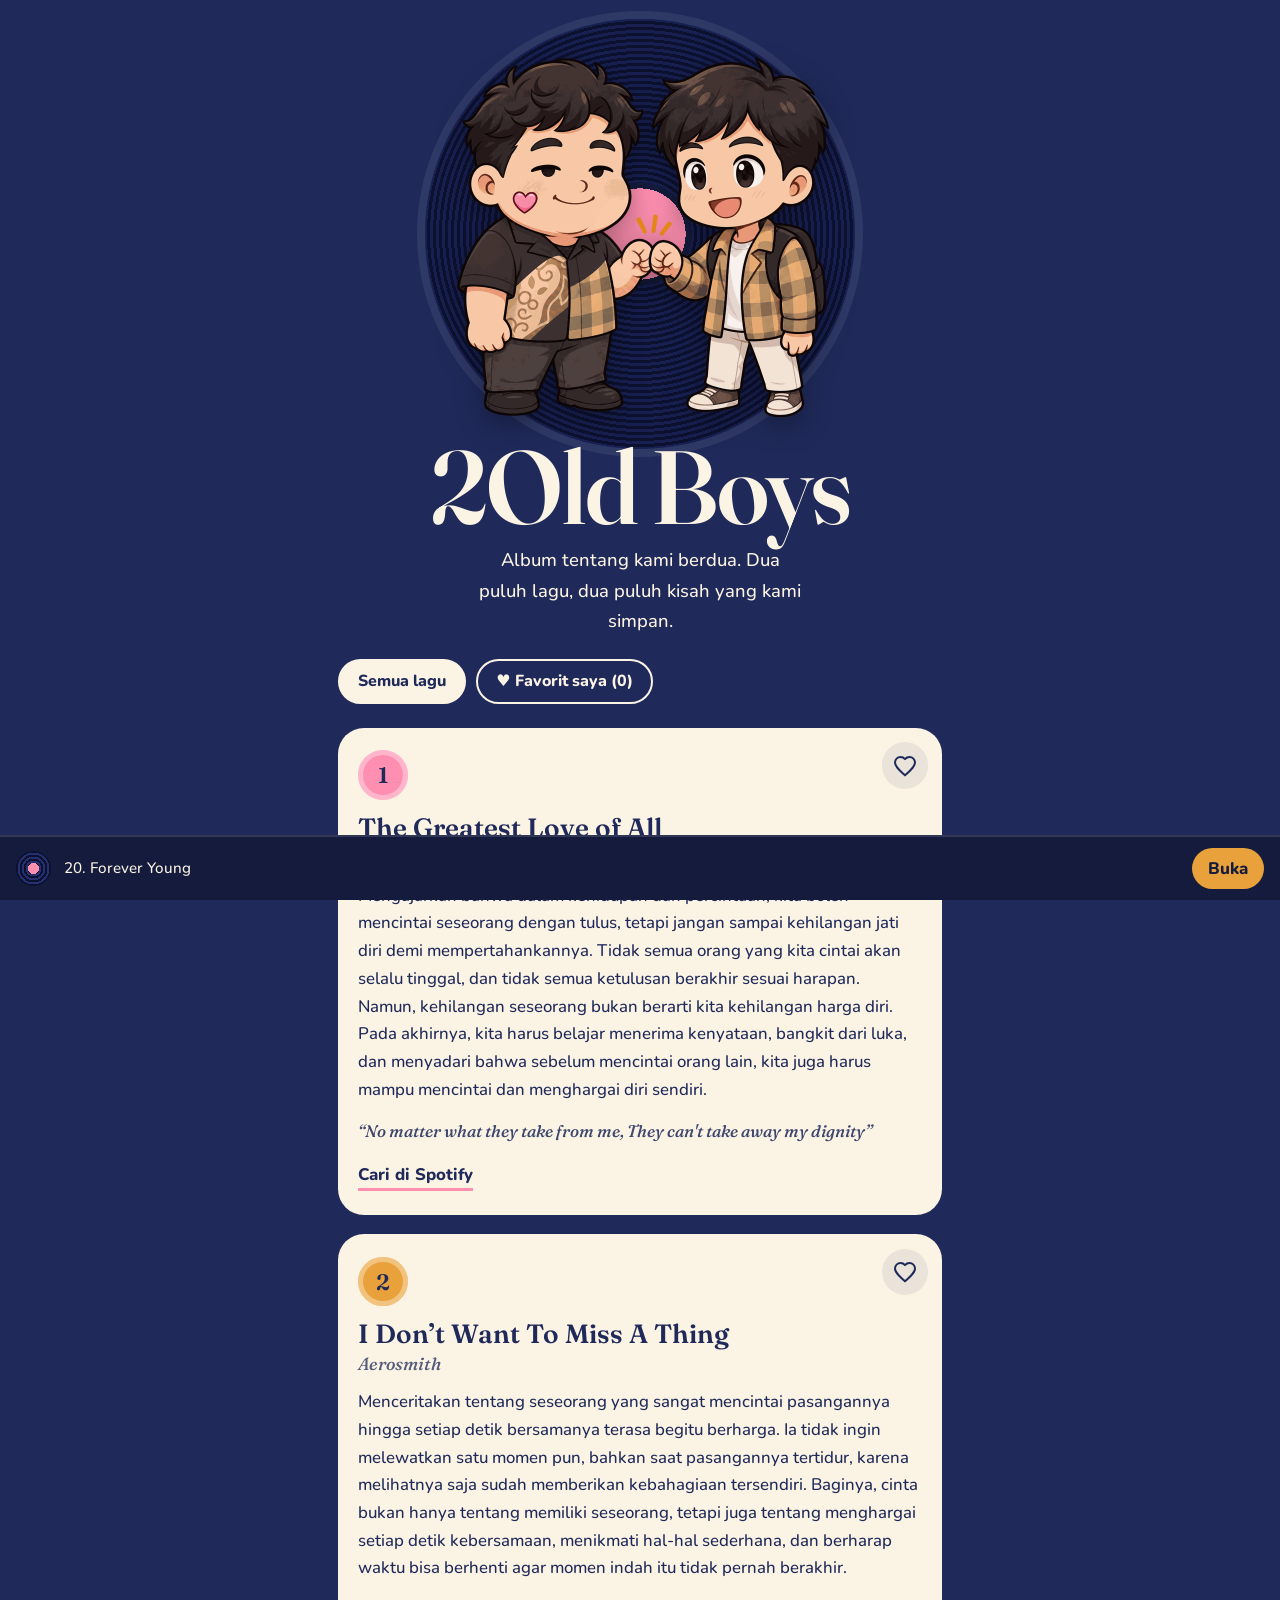
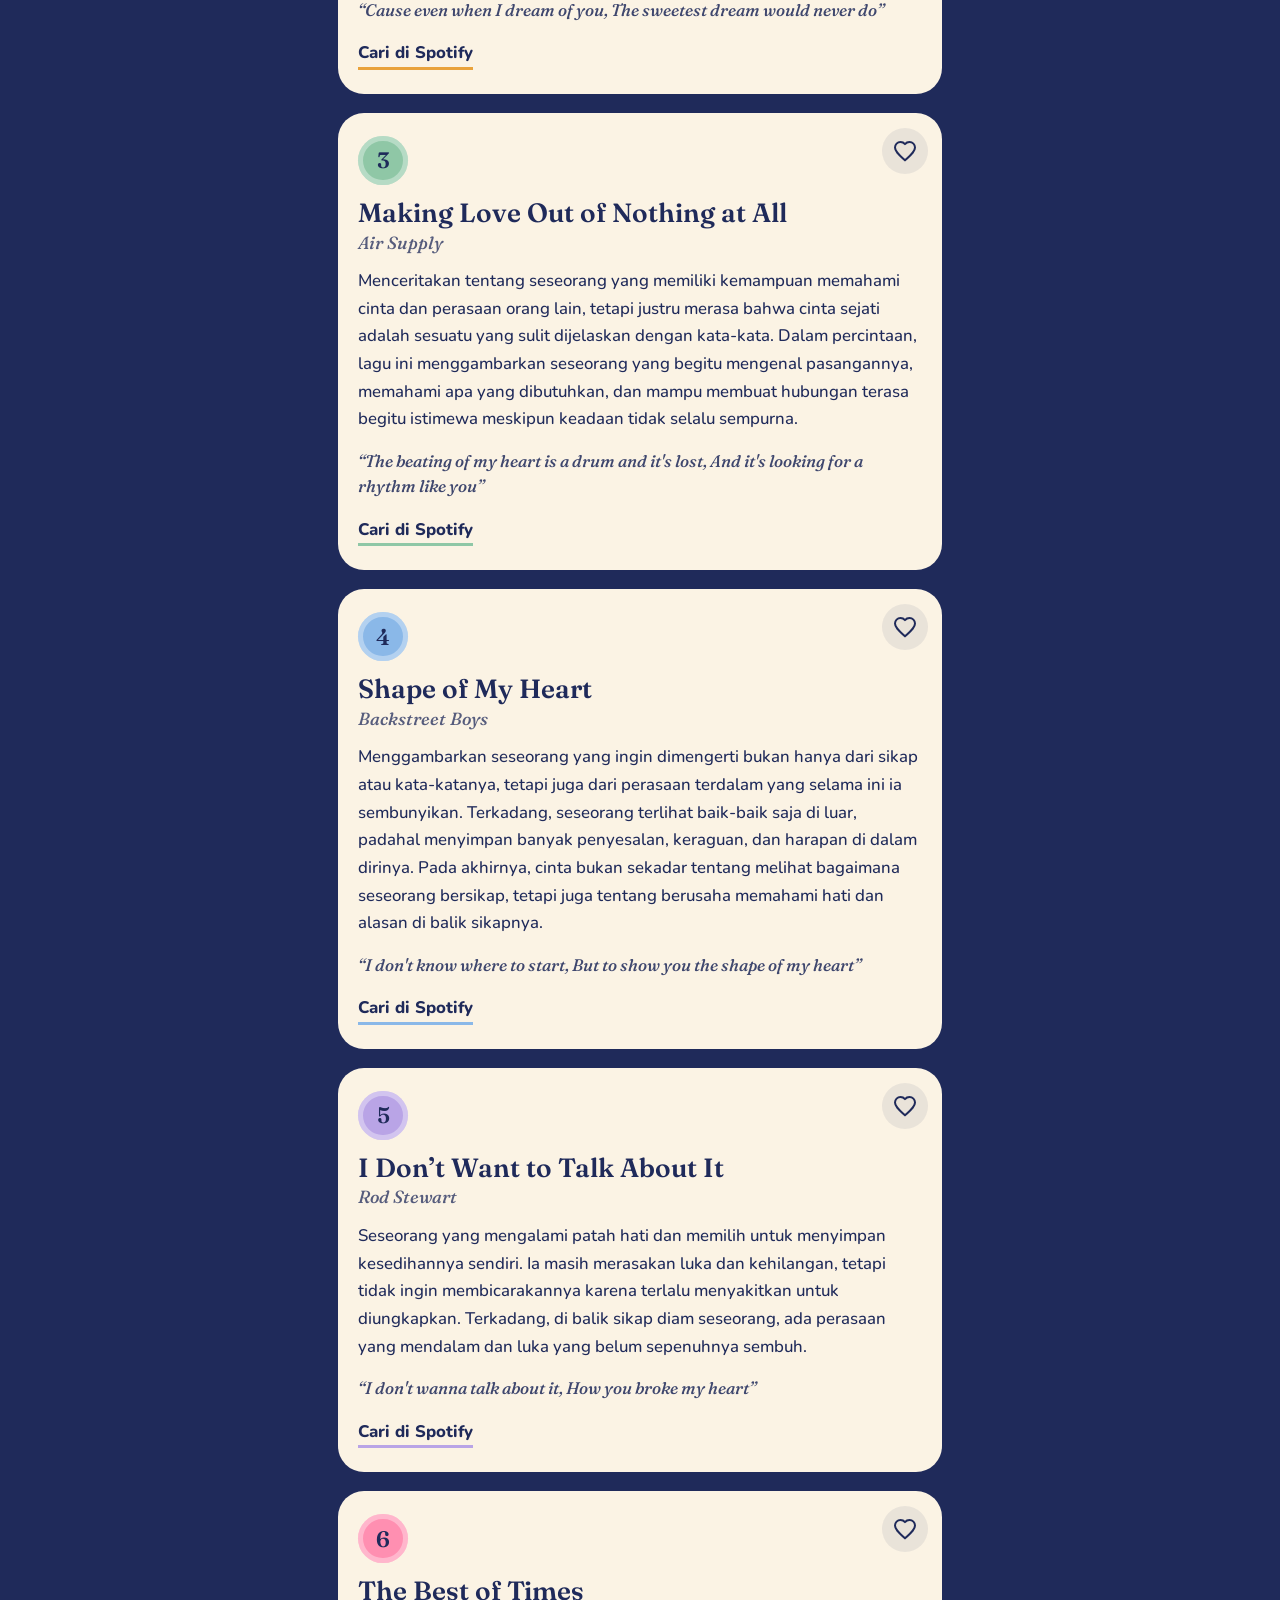
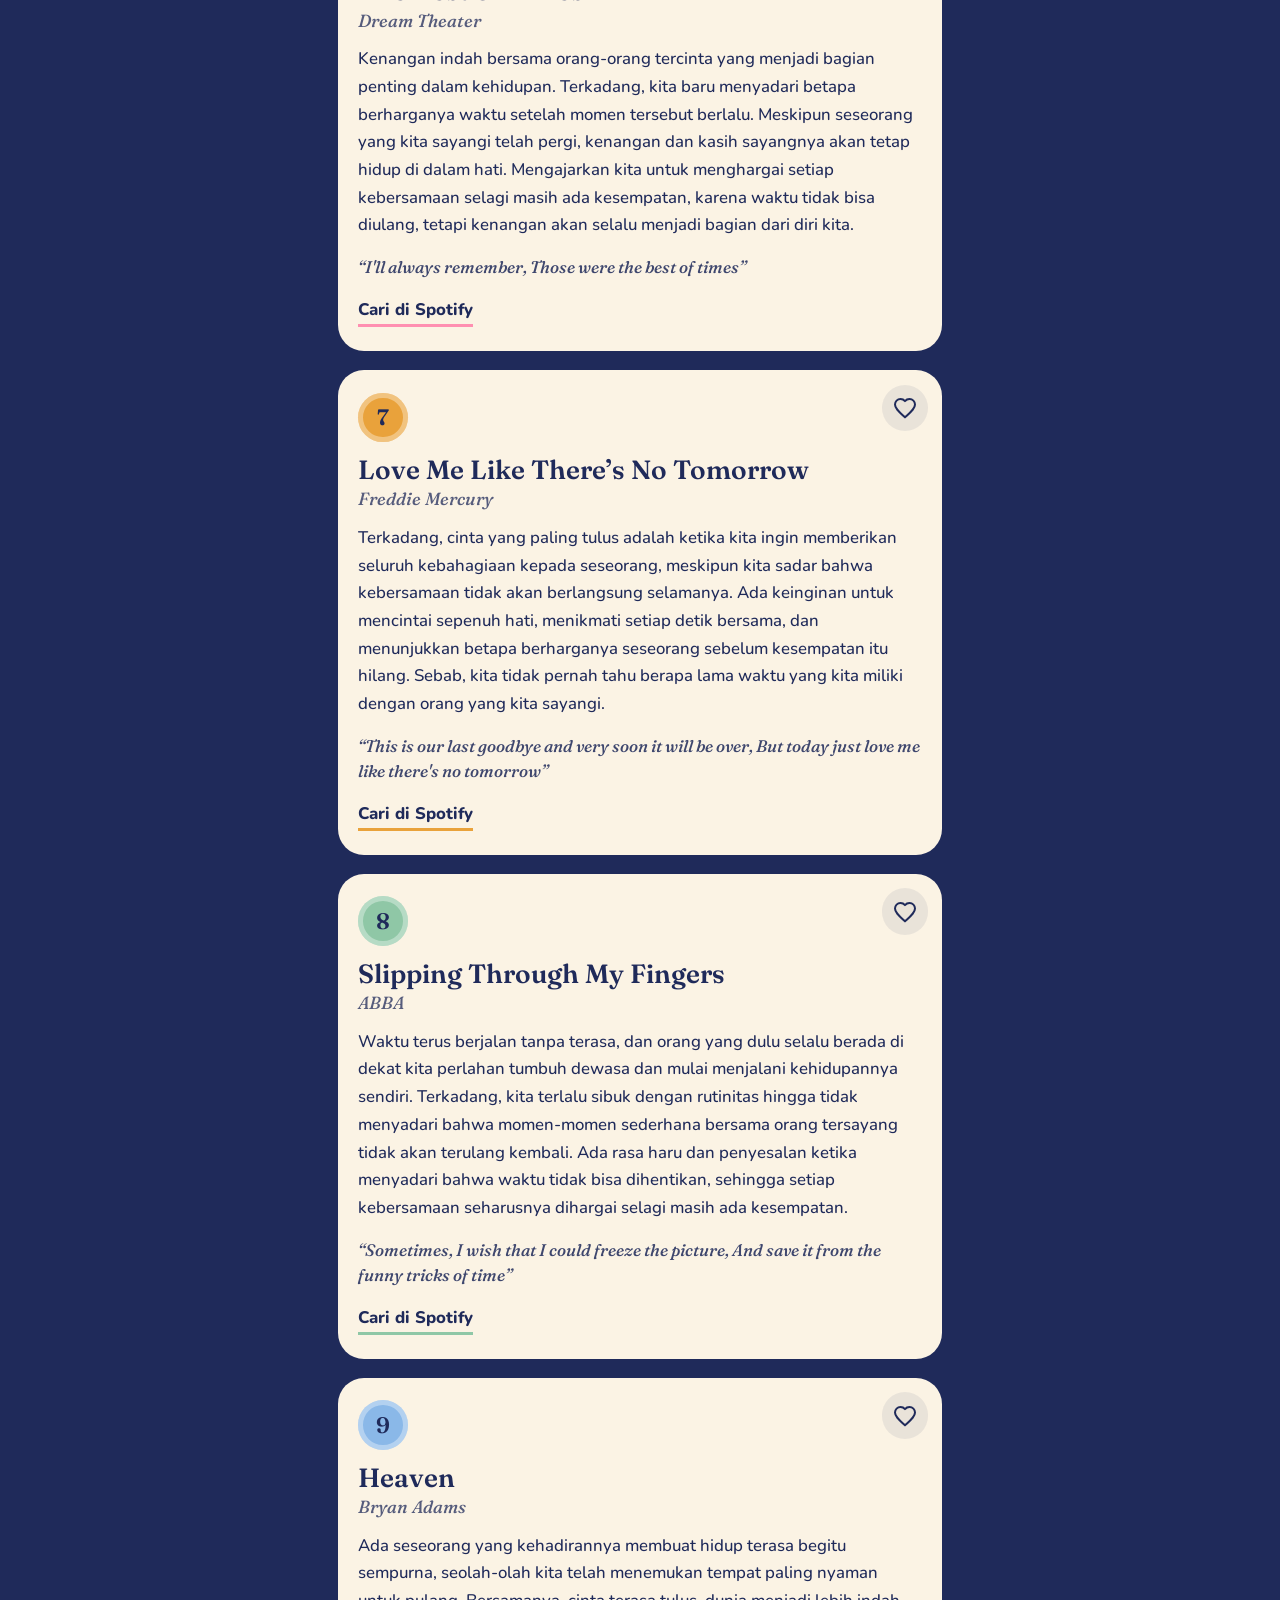
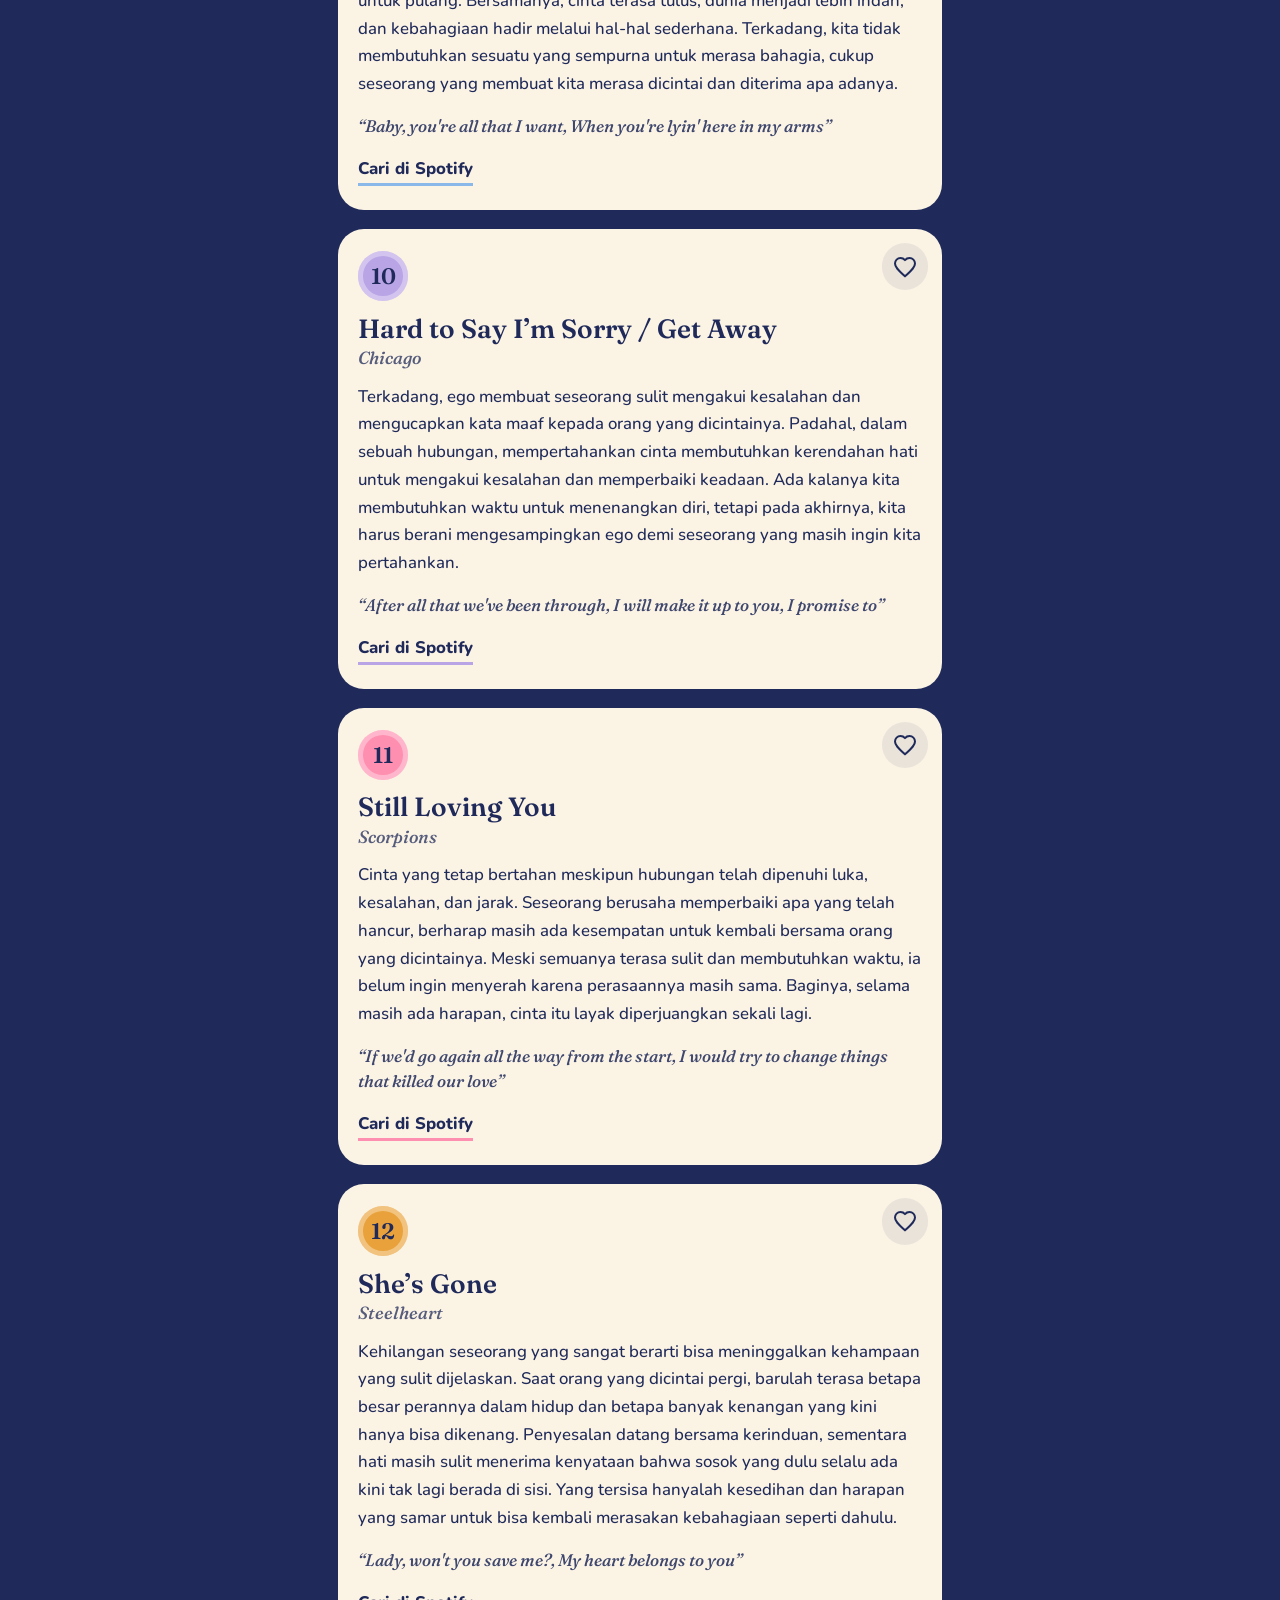
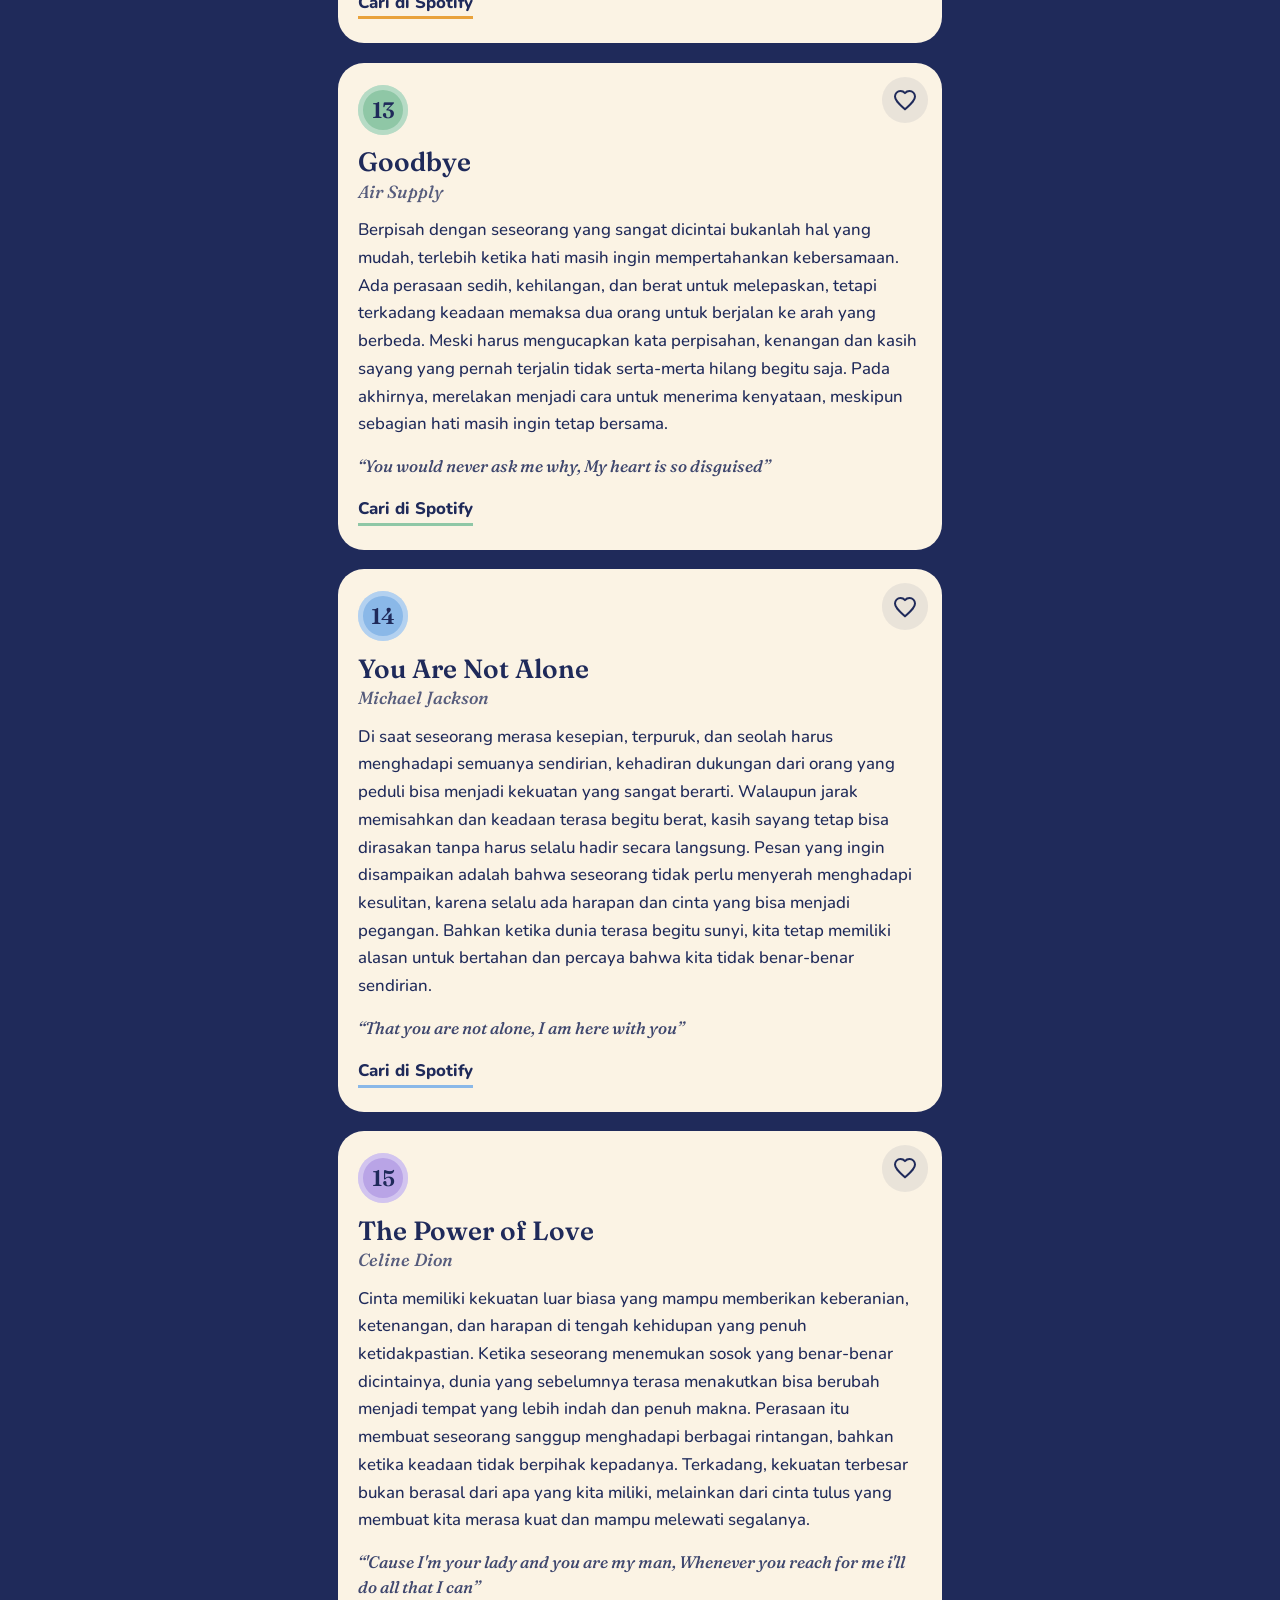
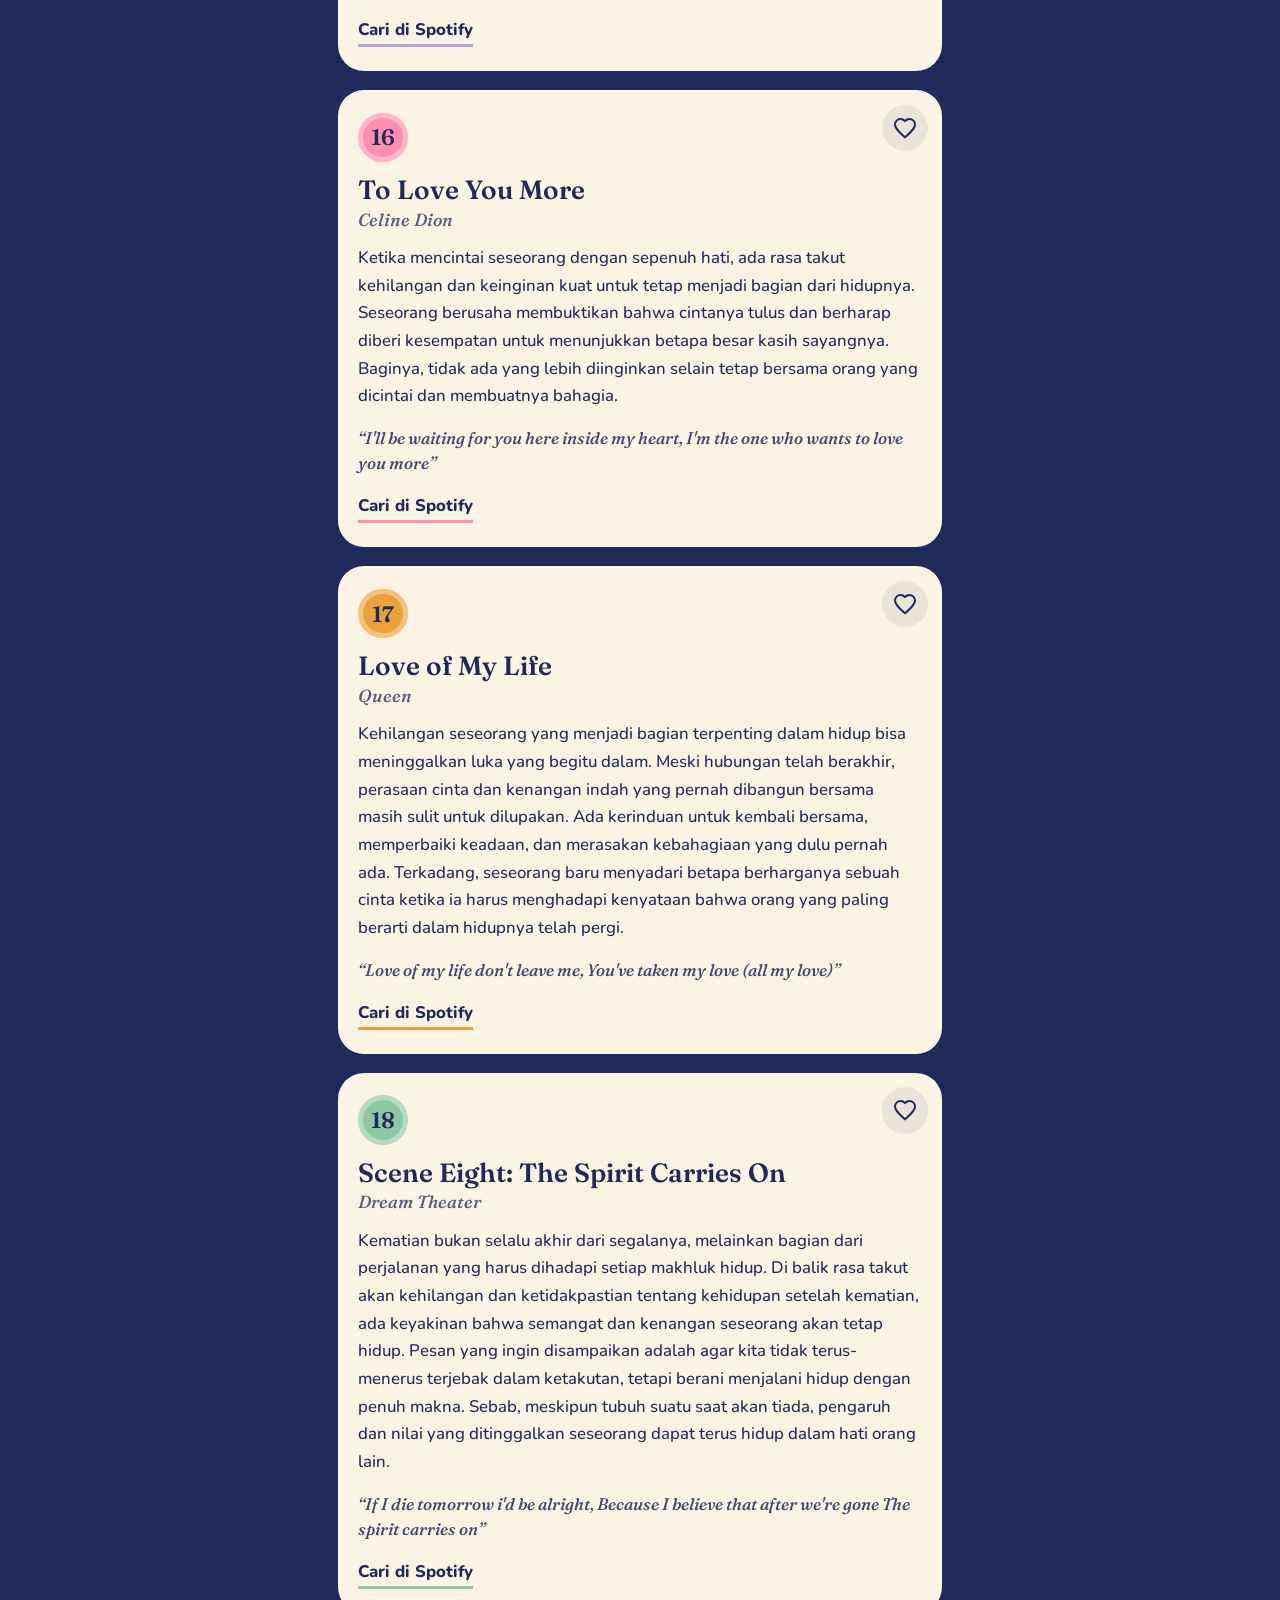
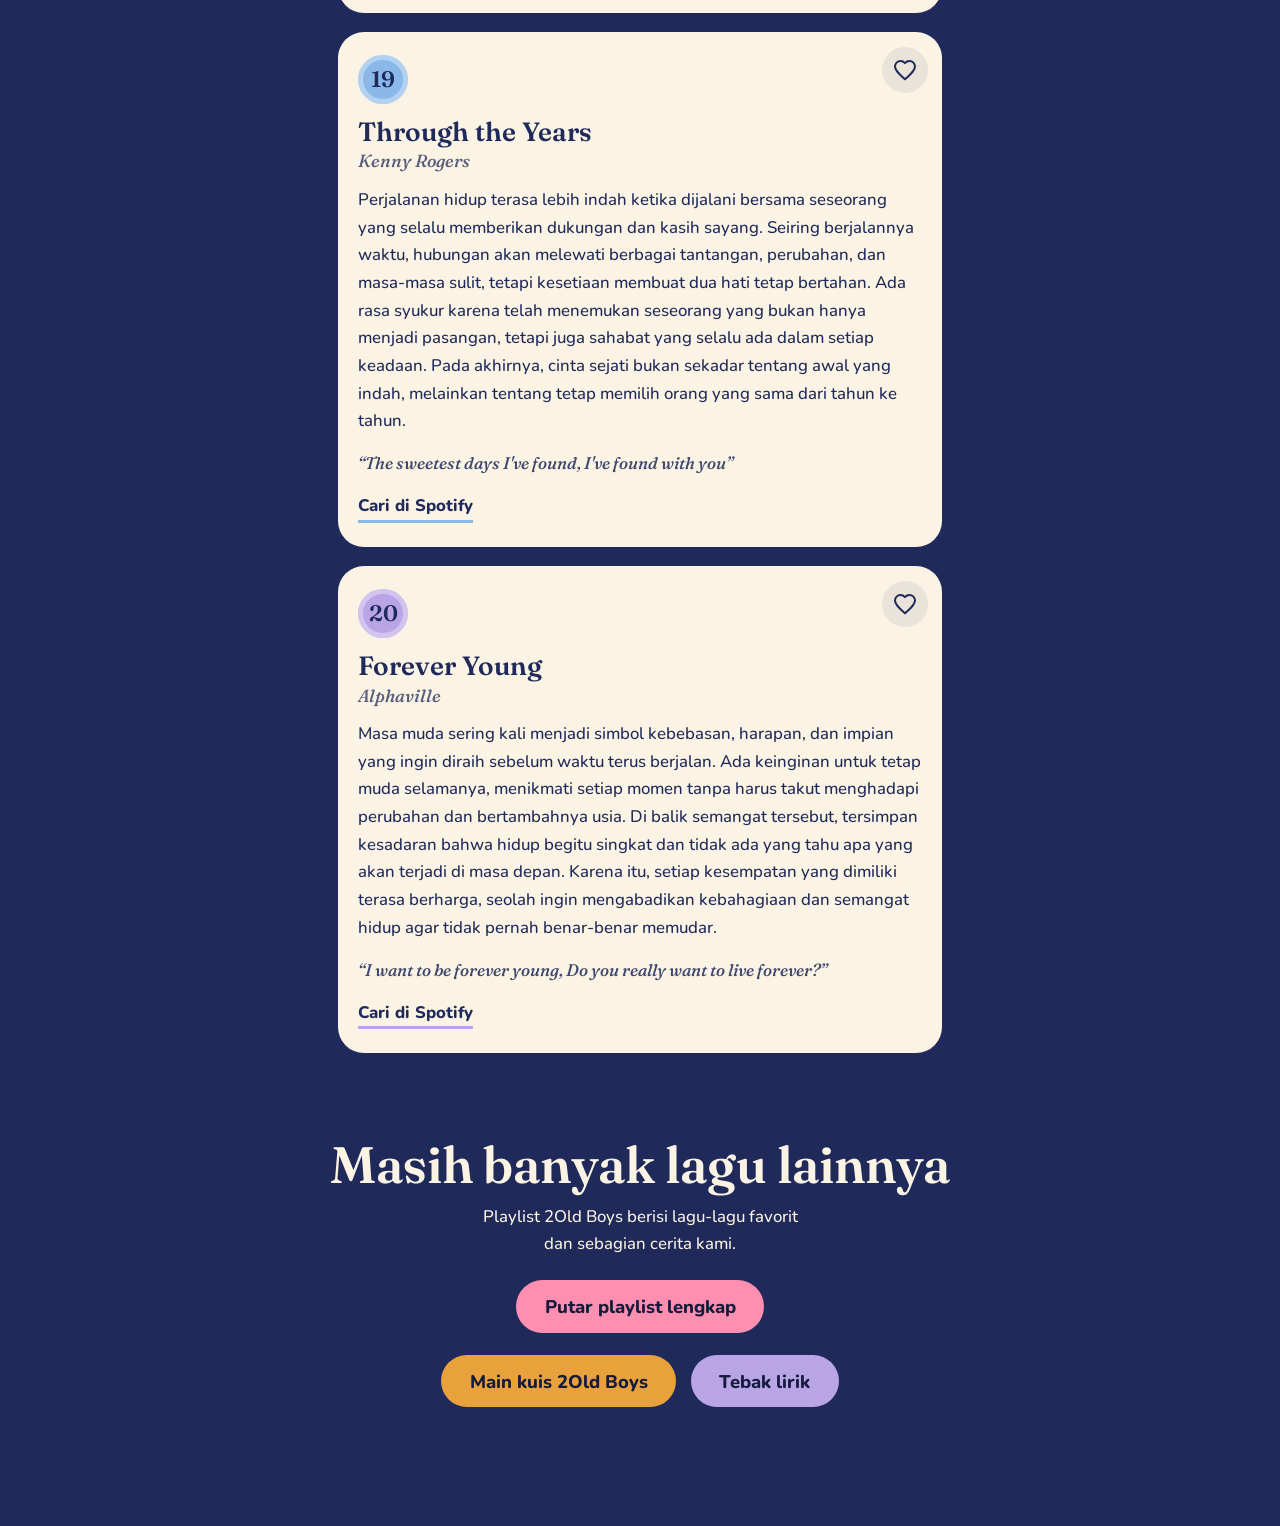
<file: index.html>
<!DOCTYPE html>
<html lang="id">
<head>
<meta charset="utf-8">
<meta name="viewport" content="width=device-width, initial-scale=1, viewport-fit=cover">
<title>2Old Boys</title>
<link rel="stylesheet" href="https://fonts.googleapis.com/css2?family=Fraunces:ital,opsz,wght@0,9..144,600;1,9..144,500&family=Nunito:wght@500;800&display=swap">
<link rel="stylesheet" href="style.css">
</head>
<body>
<header class="hero">
  <div class="disc" aria-hidden="true"></div>
  <img class="duo" src="duo-santai.png" alt="Ilustrasi kami berdua saling tos kepalan tangan">
  <h1>2Old Boys</h1>
  <p>Album tentang kami berdua. Dua puluh lagu, dua puluh kisah yang kami simpan.</p>
</header>

<main id="daftar"></main>

<section class="akhir">
  <h2>Masih banyak lagu lainnya</h2>
  <p>Playlist 2Old Boys berisi lagu-lagu favorit dan sebagian cerita kami.</p>
  <a class="besar" href="https://open.spotify.com/playlist/1H2x7axUqi23OTwMfsfM5Q" target="_blank" rel="noopener">Putar playlist lengkap</a>
  <p style="margin-top:1.4rem;max-width:none;display:flex;flex-wrap:wrap;justify-content:center;gap:.9rem"><a class="besar" style="background:var(--kuning)" href="kuis.html">Main kuis 2Old Boys</a><a class="besar" style="background:var(--lila)" href="kuis-lirik.html">Tebak lirik</a></p>
</section>

<div class="player">
  <i class="mini" aria-hidden="true"></i>
  <span id="now" aria-live="polite">Gulir untuk mulai</span>
  <a class="buka" href="https://open.spotify.com/playlist/1H2x7axUqi23OTwMfsfM5Q" target="_blank" rel="noopener">Buka</a>
</div>

<script src="data.js" defer></script>
<script src="script.js" defer></script>
</body>
</html>
</file>
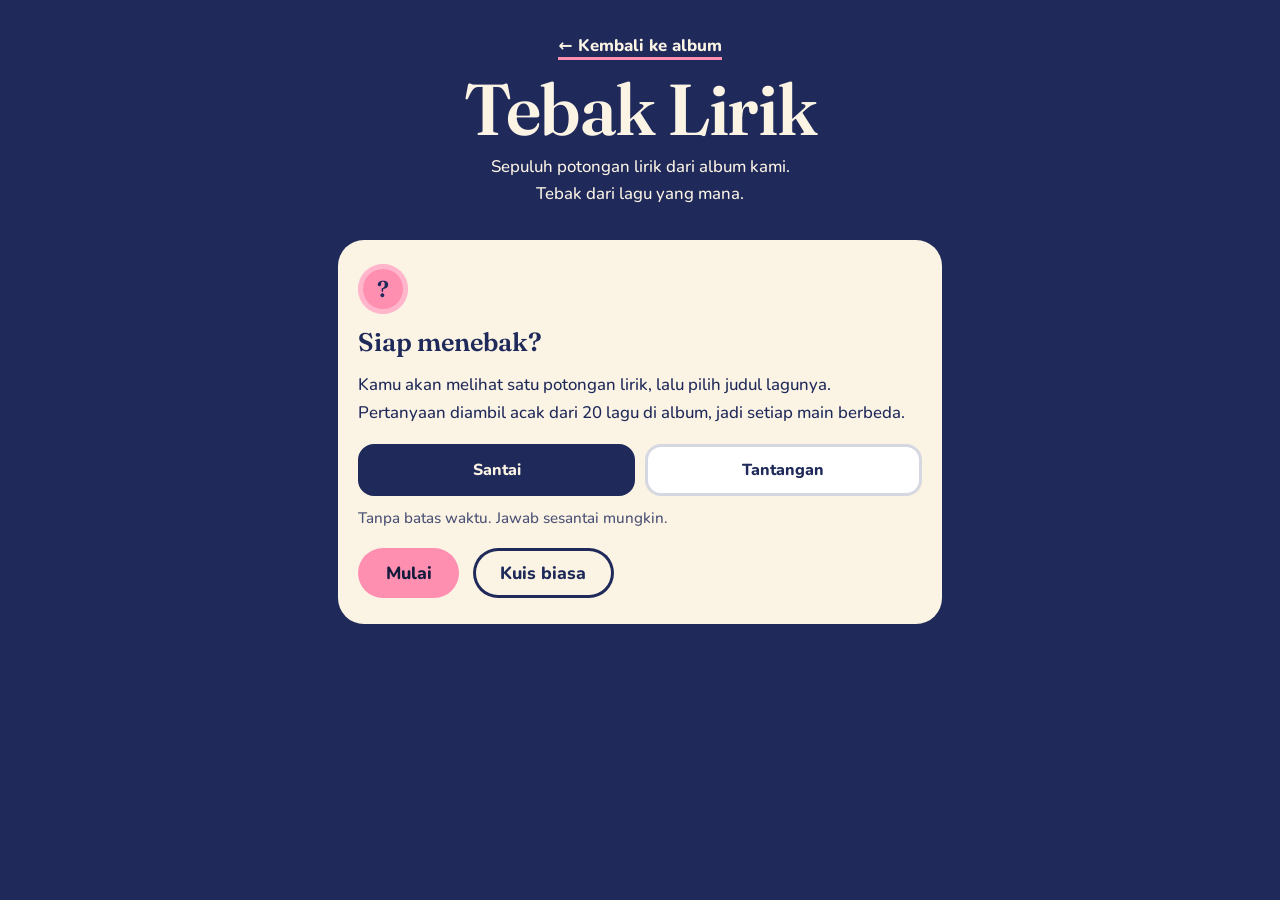
<file: kuis-lirik.html>
<!DOCTYPE html>
<html lang="id">
<head>
<meta charset="utf-8">
<meta name="viewport" content="width=device-width, initial-scale=1, viewport-fit=cover">
<title>Tebak Lirik 2Old Boys</title>
<link rel="stylesheet" href="https://fonts.googleapis.com/css2?family=Fraunces:ital,opsz,wght@0,9..144,600;1,9..144,500&family=Nunito:wght@500;800&display=swap">
<link rel="stylesheet" href="style.css">
<link rel="stylesheet" href="kuis.css">
</head>
<body class="halaman-kuis">
<header class="kepala">
  <a class="balik" href="index.html">&larr; Kembali ke album</a>
  <h1>Tebak Lirik</h1>
  <p>Sepuluh potongan lirik dari album kami. Tebak dari lagu yang mana.</p>
</header>

<main id="kuis" aria-live="polite">
  <section id="mulai" class="kartu">
    <div class="no" aria-hidden="true">?</div>
    <h2>Siap menebak?</h2>
    <p>Kamu akan melihat satu potongan lirik, lalu pilih judul lagunya. Pertanyaan diambil acak dari 20 lagu di album, jadi setiap main berbeda.</p>
    <div class="aksi">
      <button class="tombol" id="btn-mulai" type="button">Mulai</button>
      <a class="tombol kedua" href="kuis.html">Kuis biasa</a>
    </div>
  </section>
</main>

<script src="data.js" defer></script>
<script src="kuis-lirik.js" defer></script>
</body>
</html>
</file>
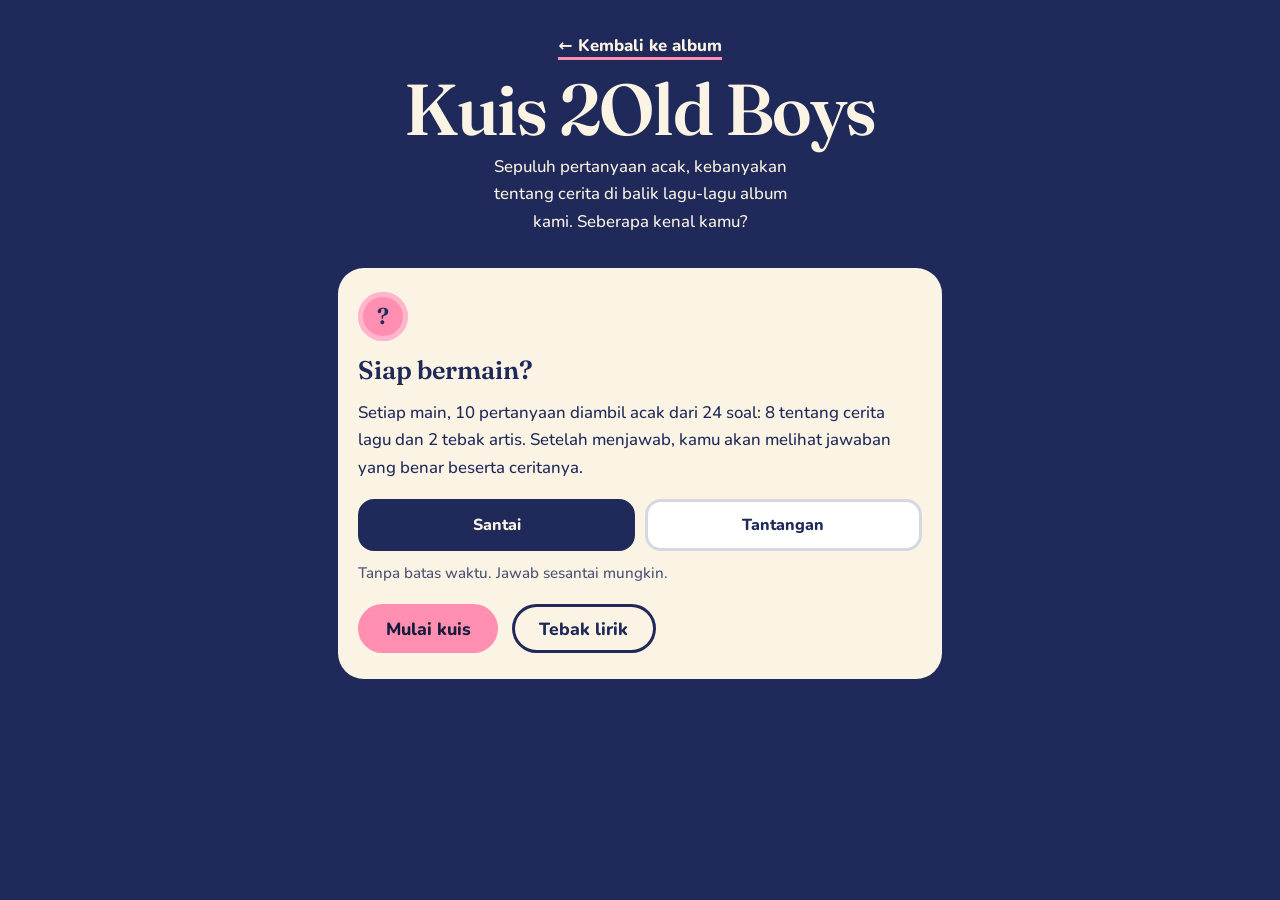
<file: kuis.html>
<!DOCTYPE html>
<html lang="id">
<head>
<meta charset="utf-8">
<meta name="viewport" content="width=device-width, initial-scale=1, viewport-fit=cover">
<title>Kuis 2Old Boys</title>
<link rel="stylesheet" href="https://fonts.googleapis.com/css2?family=Fraunces:ital,opsz,wght@0,9..144,600;1,9..144,500&family=Nunito:wght@500;800&display=swap">
<link rel="stylesheet" href="style.css">
<link rel="stylesheet" href="kuis.css">
</head>
<body class="halaman-kuis">
<header class="kepala">
  <a class="balik" href="index.html">&larr; Kembali ke album</a>
  <h1>Kuis 2Old Boys</h1>
  <p>Sepuluh pertanyaan acak, kebanyakan tentang cerita di balik lagu-lagu album kami. Seberapa kenal kamu?</p>
</header>

<main id="kuis" aria-live="polite">
  <section id="mulai" class="kartu">
    <div class="no" aria-hidden="true">?</div>
    <h2>Siap bermain?</h2>
    <p>Setiap main, 10 pertanyaan diambil acak dari 24 soal: 8 tentang cerita lagu dan 2 tebak artis. Setelah menjawab, kamu akan melihat jawaban yang benar beserta ceritanya.</p>
    <div class="aksi">
      <button class="tombol" id="btn-mulai" type="button">Mulai kuis</button>
      <a class="tombol kedua" href="kuis-lirik.html">Tebak lirik</a>
    </div>
  </section>
</main>

<script src="kuis.js" defer></script>
</body>
</html>
</file>
<file: style.css>
:root{--malam:#1f2a5a;--dalam:#141b3d;--krem:#fbf3e4;--kuning:#e9a23b;--jambu:#ff8fb1;--sage:#8fc7a6;--langit:#8ab8e8;--lila:#b9a4e6;--disp:"Fraunces",Georgia,serif;--body:"Nunito",system-ui,sans-serif;box-sizing:border-box;padding-top:env(safe-area-inset-top,0px);padding-bottom:env(safe-area-inset-bottom,0px);color-scheme:dark}
*,*::before,*::after{box-sizing:inherit}
html{scroll-padding-top:env(safe-area-inset-top,0px);scroll-behavior:smooth}
body{margin:0;background:var(--malam);color:var(--krem);font:500 1.05rem/1.65 var(--body);padding-bottom:5rem}
.hero{position:relative;text-align:center;padding:2.5rem 1.25rem 1rem;overflow:hidden}
.disc{position:absolute;left:50%;top:1.2rem;width:min(92vw,430px);aspect-ratio:1;margin-left:calc(min(92vw,430px) / -2);border-radius:50%;background:radial-gradient(circle,var(--jambu) 0 15%,var(--dalam) 15% 17%,transparent 17%),repeating-radial-gradient(circle,#0c1130 0 3px,#182052 3px 6px);animation:putar 16s linear infinite;box-shadow:0 0 0 8px rgba(255,255,255,.07)}
@keyframes putar{to{transform:rotate(360deg)}
}
.duo{position:relative;width:min(80vw,380px);margin:0 auto;display:block;filter:drop-shadow(0 8px 14px rgba(0,0,0,.35))}
.hero h1{position:relative;font:600 clamp(3.4rem,16vw,6.5rem)/1 var(--disp);margin:1rem 0 .4rem;letter-spacing:-.02em}
.hero p{position:relative;max-width:30ch;margin:0 auto;font-size:1.15rem}
main{max-width:640px;margin:0 auto;padding:1.5rem 1.1rem}
.lagu{background:var(--krem);color:var(--malam);border-radius:26px;padding:1.4rem 1.3rem 1.5rem;margin-bottom:1.2rem;scroll-margin-top:1rem}
.no{width:3.1rem;height:3.1rem;border-radius:50%;display:grid;place-items:center;font:600 1.4rem var(--disp);color:var(--malam);background:var(--c);box-shadow:inset 0 0 0 5px rgba(255,255,255,.35);margin-bottom:.8rem}
.lagu:nth-child(1){--c:var(--jambu)}
.lagu:nth-child(2){--c:var(--kuning)}
.lagu:nth-child(3){--c:var(--sage)}
.lagu:nth-child(4){--c:var(--langit)}
.lagu:nth-child(5){--c:var(--lila)}
.lagu:nth-child(6){--c:var(--jambu)}
.lagu:nth-child(7){--c:var(--kuning)}
.lagu:nth-child(8){--c:var(--sage)}
.lagu:nth-child(9){--c:var(--langit)}
.lagu:nth-child(10){--c:var(--lila)}
.lagu:nth-child(11){--c:var(--jambu)}
.lagu:nth-child(12){--c:var(--kuning)}
.lagu:nth-child(13){--c:var(--sage)}
.lagu:nth-child(14){--c:var(--langit)}
.lagu:nth-child(15){--c:var(--lila)}
.lagu:nth-child(16){--c:var(--jambu)}
.lagu:nth-child(17){--c:var(--kuning)}
.lagu:nth-child(18){--c:var(--sage)}
.lagu:nth-child(19){--c:var(--langit)}
.lagu:nth-child(20){--c:var(--lila)}
.lagu h2{font:600 1.65rem/1.15 var(--disp);margin:0}
.art{margin:.2rem 0 .9rem;font:italic 500 1.1rem var(--disp);opacity:.75}
.lagu p:not(.art){margin:0 0 1rem}
.cari{display:inline-block;color:var(--malam);font-weight:800;text-decoration:none;border-bottom:3px solid var(--c)}
.cari:focus-visible,.buka:focus-visible,.besar:focus-visible{outline:3px solid var(--kuning);outline-offset:3px}
.formal{width:min(70%,260px);margin:0 auto 1rem;display:block}
.akhir{text-align:center;padding:2.5rem 1.25rem 1rem}
.akhir h2{font:600 clamp(2rem,9vw,3.2rem)/1.1 var(--disp);margin:0 0 .6rem}
.akhir p{max-width:34ch;margin:0 auto 1.4rem}
.besar{display:inline-block;background:var(--jambu);color:var(--dalam);font:800 1.15rem var(--body);padding:.85rem 1.8rem;border-radius:999px;text-decoration:none}
.player{position:fixed;left:0;right:0;bottom:0;z-index:5;display:flex;align-items:center;gap:.8rem;background:var(--dalam);padding:.7rem 1rem calc(.7rem + env(safe-area-inset-bottom,0px));border-top:2px solid rgba(255,255,255,.12)}
.mini{flex:none;width:2.2rem;height:2.2rem;border-radius:50%;background:radial-gradient(circle,var(--jambu) 0 22%,transparent 22%),repeating-radial-gradient(circle,#0c1130 0 2px,#243070 2px 4px);animation:putar 3s linear infinite}
#now{flex:1;min-width:0;font-size:.95rem;white-space:nowrap;overflow:hidden;text-overflow:ellipsis}
.buka{flex:none;color:var(--dalam);background:var(--kuning);font-weight:800;text-decoration:none;padding:.4rem 1rem;border-radius:999px}
@media(prefers-reduced-motion:reduce){.disc,.mini{animation:none}
html{scroll-behavior:auto}
}
.galat{background:var(--krem);color:var(--malam);padding:1rem;border-radius:16px}
.fav{font:italic 500 1.05rem/1.5 var(--disp);opacity:.85}

/* Favorit: hati di kartu dan filter */
.lagu{position:relative}
.hati{position:absolute;top:.9rem;right:.9rem;width:2.9rem;height:2.9rem;border-radius:50%;border:0;padding:0;background:rgba(31,42,90,.08);color:var(--malam);display:grid;place-items:center;cursor:pointer;-webkit-tap-highlight-color:transparent}
.hati svg{width:1.5rem;height:1.5rem;fill:none;stroke:currentColor;stroke-width:2;stroke-linejoin:round}
.hati[aria-pressed="true"]{color:#e0457b;background:rgba(224,69,123,.14)}
.hati[aria-pressed="true"] svg{fill:currentColor;animation:denyut .35s ease}
@keyframes denyut{0%{transform:scale(1)}40%{transform:scale(1.35)}100%{transform:scale(1)}}
.saring{max-width:640px;margin:0 auto;padding:.4rem 1.1rem 0;display:flex;flex-wrap:wrap;gap:.6rem}
.saring button{font:800 1rem var(--body);padding:.6rem 1.15rem;border-radius:999px;border:2px solid var(--krem);background:transparent;color:var(--krem);cursor:pointer}
.saring button[aria-pressed="true"]{background:var(--krem);color:var(--malam)}
.kosong{max-width:640px;margin:1rem auto 0;padding:0 1.1rem;opacity:.85}
.lagu[hidden]{display:none}
.hati:focus-visible,.saring button:focus-visible{outline:3px solid var(--kuning);outline-offset:3px}
@media(prefers-reduced-motion:reduce){.hati[aria-pressed="true"] svg{animation:none}}

/* Tombol kembali ke atas */
.atas{position:fixed;right:1rem;bottom:calc(4.9rem + env(safe-area-inset-bottom,0px));z-index:4;width:3rem;height:3rem;border-radius:50%;border:0;padding:0;display:grid;place-items:center;background:var(--kuning);color:var(--dalam);box-shadow:0 4px 12px rgba(0,0,0,.35);cursor:pointer;-webkit-tap-highlight-color:transparent;opacity:0;visibility:hidden;transform:translateY(10px);transition:opacity .2s,transform .2s,visibility 0s .2s}
.atas.tampil{opacity:1;visibility:visible;transform:none;transition:opacity .2s,transform .2s}
.atas svg{width:1.5rem;height:1.5rem;fill:none;stroke:currentColor;stroke-width:2.6;stroke-linecap:round;stroke-linejoin:round}
.atas:active{transform:scale(.92)}
.atas:focus-visible{outline:3px solid var(--krem);outline-offset:3px}
@media(prefers-reduced-motion:reduce){.atas,.atas.tampil{transition:none}}
</file>
<file: kuis.css>
body.halaman-kuis{padding-bottom:2rem}
.kepala{text-align:center;padding:2rem 1.25rem .5rem}
.kepala h1{font:600 clamp(2.6rem,12vw,4.5rem)/1 var(--disp);margin:.8rem 0 .5rem;letter-spacing:-.02em}
.kepala p{max-width:32ch;margin:0 auto}
.balik{color:var(--krem);font-weight:800;text-decoration:none;border-bottom:3px solid var(--jambu)}
.balik:focus-visible,.pilihan:focus-visible,.tombol:focus-visible{outline:3px solid var(--kuning);outline-offset:3px}
.kartu{background:var(--krem);color:var(--malam);border-radius:26px;padding:1.5rem 1.3rem 1.6rem;--c:var(--jambu)}
.kartu h2{font:600 1.6rem/1.25 var(--disp);margin:0 0 .8rem}
.kartu p{margin:0 0 1.1rem}
.kartu .no{margin-bottom:.8rem}
.progres{display:flex;justify-content:space-between;align-items:center;font-weight:800;font-size:.95rem;margin-bottom:.5rem}
.garis{height:10px;border-radius:99px;background:rgba(31,42,90,.15);overflow:hidden;margin-bottom:1.2rem}
.isi{height:100%;width:0;border-radius:99px;background:var(--c);transition:width .35s ease}
.pilihan-wrap{display:grid;gap:.65rem;margin:0 0 1rem;padding:0;list-style:none}
.pilihan{width:100%;text-align:left;font:800 1.02rem/1.35 var(--body);color:var(--malam);background:#fff;border:3px solid rgba(31,42,90,.18);border-radius:18px;padding:.8rem 1rem;cursor:pointer}
.pilihan:hover:not(:disabled){border-color:var(--malam)}
.pilihan:disabled{cursor:default}
.pilihan.benar{background:var(--sage);border-color:#4f9a72}
.pilihan.salah{background:var(--jambu);border-color:#d85d86}
.pilihan.redup{opacity:.55}
.umpan{border-left:6px solid var(--c);padding:.2rem 0 .2rem .9rem;margin:0 0 1.1rem}
.umpan strong{display:block;font:600 1.25rem var(--disp)}
.umpan span{display:block;margin-top:.2rem}
.tombol{display:inline-block;background:var(--jambu);color:var(--dalam);font:800 1.1rem var(--body);padding:.8rem 1.7rem;border:0;border-radius:999px;cursor:pointer}
.tombol.kedua{background:transparent;color:var(--malam);box-shadow:inset 0 0 0 3px var(--malam);margin-left:.5rem}
.skor{font:600 clamp(3rem,16vw,5rem)/1 var(--disp);margin:.2rem 0 .6rem}
.aksi{display:flex;flex-wrap:wrap;gap:.9rem}
.aksi .tombol.kedua{margin-left:0;text-decoration:none}
@media(prefers-reduced-motion:reduce){.isi{transition:none}}
.lirik{font:italic 500 1.35rem/1.45 var(--disp);margin:0 0 1.2rem;padding:.2rem 0 .2rem 1rem;border-left:6px solid var(--c)}
.kartu a.tombol{text-decoration:none}
.pilihan small{display:block;font:500 .85rem var(--body);opacity:.7}

/* Mode Santai / Tantangan */
.mode{display:flex;gap:.6rem;margin:0 0 .6rem}
.mode button{flex:1;font:800 1rem var(--body);padding:.75rem .5rem;border-radius:16px;border:3px solid rgba(31,42,90,.18);background:#fff;color:var(--malam);cursor:pointer}
.mode button[aria-pressed="true"]{border-color:var(--malam);background:var(--malam);color:var(--krem)}
.mode button:focus-visible{outline:3px solid var(--kuning);outline-offset:3px}
.mode-info{margin:0 0 1.2rem;font-size:.95rem;opacity:.8}
.waktu{display:flex;align-items:center;gap:.7rem;margin:-.5rem 0 1.2rem}
.waktu-garis{flex:1;height:12px;border-radius:99px;background:rgba(31,42,90,.15);overflow:hidden}
.waktu-isi{height:100%;width:100%;border-radius:99px;background:var(--sage)}
.waktu-isi.genting{background:#e0457b}
.waktu-angka{min-width:2.4rem;text-align:right;font:600 1.5rem/1 var(--disp)}
.waktu-angka.genting{color:#e0457b}
.mode-hasil{font-weight:800;opacity:.75}
</file>
